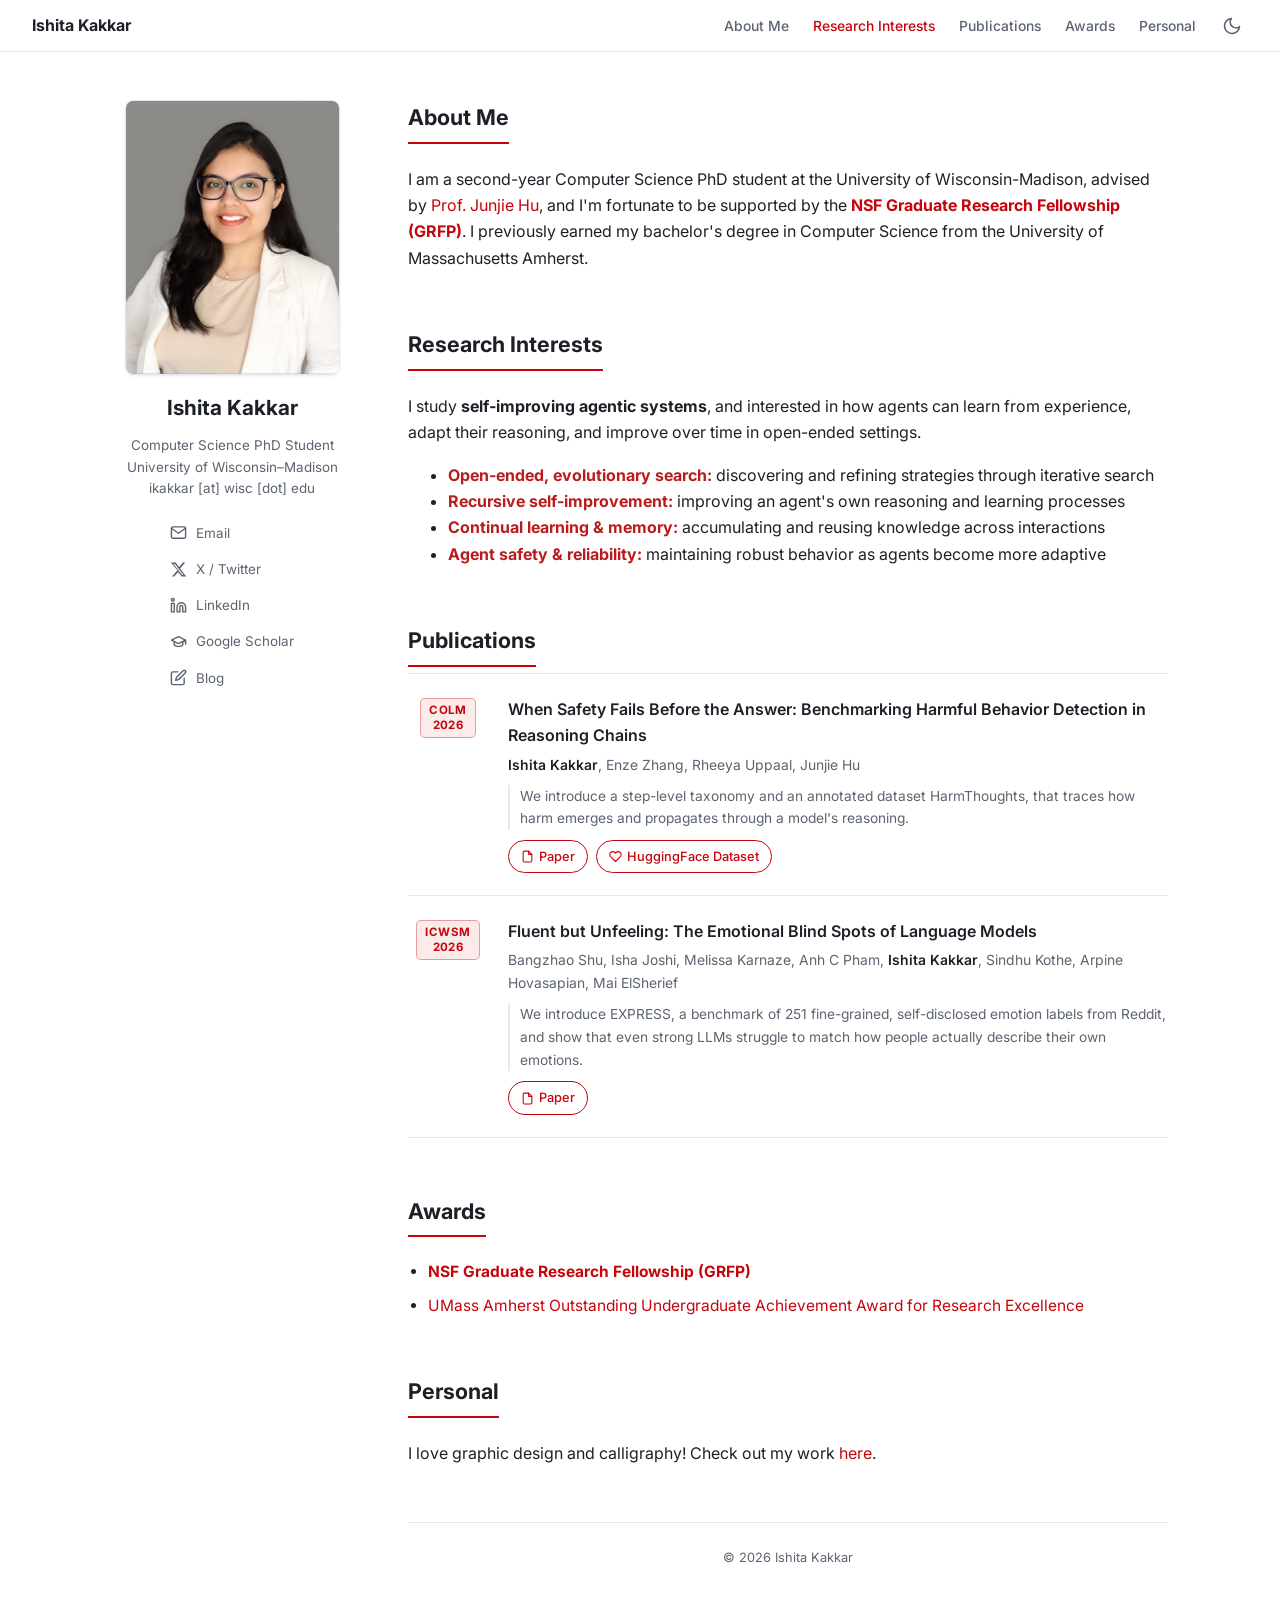
<file: index.html>
<!doctype html>
<html lang="en">

<head>
  <!-- Google tag (gtag.js) -->
  <script async src="https://www.googletagmanager.com/gtag/js?id=G-790GNLQRLP"></script>
  <script>
    window.dataLayer = window.dataLayer || [];
    function gtag(){dataLayer.push(arguments);}
    gtag('js', new Date());
    gtag('config', 'G-790GNLQRLP');
  </script>
  <meta charset="utf-8">
  <meta name="viewport" content="width=device-width, initial-scale=1">
  <title>Ishita Kakkar</title>
  <meta name="description" content="Ishita Kakkar — CS PhD Student at UW–Madison researching AI safety and self-improving systems.">
  <link rel="preconnect" href="https://fonts.googleapis.com">
  <link rel="preconnect" href="https://fonts.gstatic.com" crossorigin>
  <link href="https://fonts.googleapis.com/css2?family=Inter:wght@400;500;600;700&display=swap" rel="stylesheet">
  <link rel="icon" type="image/svg+xml" href="assets/img/favicon.svg">
  <link rel="stylesheet" href="assets/css/style.css">
</head>

<body data-theme="light">

  <!-- Top nav -->
  <nav class="topnav">
    <a href="index.html" class="topnav-brand">Ishita Kakkar</a>
    <ul class="topnav-links">
      <li><a href="#about-me">About Me</a></li>
      <li><a href="#research-interests">Research Interests</a></li>
      <li><a href="#publications">Publications</a></li>
      <li><a href="#awards">Awards</a></li>
      <li><a href="#personal">Personal</a></li>
    </ul>
    <button id="theme-btn" class="theme-btn" type="button" aria-label="Toggle dark mode">
      <!-- moon icon shown in light mode -->
      <svg id="icon-moon" xmlns="http://www.w3.org/2000/svg" width="20" height="20" viewBox="0 0 24 24" fill="none" stroke="currentColor" stroke-width="2" stroke-linecap="round" stroke-linejoin="round"><path d="M21 12.79A9 9 0 1 1 11.21 3 7 7 0 0 0 21 12.79z"/></svg>
      <!-- sun icon shown in dark mode -->
      <svg id="icon-sun" xmlns="http://www.w3.org/2000/svg" width="20" height="20" viewBox="0 0 24 24" fill="none" stroke="currentColor" stroke-width="2" stroke-linecap="round" stroke-linejoin="round" style="display:none"><circle cx="12" cy="12" r="5"/><line x1="12" y1="1" x2="12" y2="3"/><line x1="12" y1="21" x2="12" y2="23"/><line x1="4.22" y1="4.22" x2="5.64" y2="5.64"/><line x1="18.36" y1="18.36" x2="19.78" y2="19.78"/><line x1="1" y1="12" x2="3" y2="12"/><line x1="21" y1="12" x2="23" y2="12"/><line x1="4.22" y1="19.78" x2="5.64" y2="18.36"/><line x1="18.36" y1="5.64" x2="19.78" y2="4.22"/></svg>
    </button>
  </nav>

  <div class="layout">

    <!-- Sidebar -->
    <aside class="sidebar">
      <img class="avatar" src="assets/img/headshot.jpg" alt="Ishita Kakkar">
      <h1>Ishita Kakkar</h1>
      <p class="sidebar-meta">
        Computer Science PhD Student<br>
        University of Wisconsin&ndash;Madison<br>
        ikakkar [at] wisc [dot] edu
      </p>

      <ul class="social-list">
        <li>
          <a href="mailto:ikakkar@wisc.edu" aria-label="Email">
            <svg xmlns="http://www.w3.org/2000/svg" width="17" height="17" viewBox="0 0 24 24" fill="none" stroke="currentColor" stroke-width="2" stroke-linecap="round" stroke-linejoin="round"><path d="M4 4h16c1.1 0 2 .9 2 2v12c0 1.1-.9 2-2 2H4c-1.1 0-2-.9-2-2V6c0-1.1.9-2 2-2z"/><polyline points="22,6 12,13 2,6"/></svg>
            Email
          </a>
        </li>
        <li>
          <a href="https://x.com/ishitakakkarr?s=11" target="_blank" rel="noopener" aria-label="X / Twitter">
            <svg xmlns="http://www.w3.org/2000/svg" width="17" height="17" viewBox="0 0 24 24" fill="currentColor"><path d="M18.244 2.25h3.308l-7.227 8.26 8.502 11.24H16.17l-4.714-6.231-5.401 6.231H2.743l7.73-8.835L1.254 2.25H8.08l4.713 6.231zm-1.161 17.52h1.833L7.084 4.126H5.117z"/></svg>
            X / Twitter
          </a>
        </li>
        <li>
          <a href="https://www.linkedin.com/in/ishitakakkar/" target="_blank" rel="noopener" aria-label="LinkedIn">
            <svg xmlns="http://www.w3.org/2000/svg" width="17" height="17" viewBox="0 0 24 24" fill="none" stroke="currentColor" stroke-width="2" stroke-linecap="round" stroke-linejoin="round"><path d="M16 8a6 6 0 0 1 6 6v7h-4v-7a2 2 0 0 0-2-2 2 2 0 0 0-2 2v7h-4v-7a6 6 0 0 1 6-6z"/><rect x="2" y="9" width="4" height="12"/><circle cx="4" cy="4" r="2"/></svg>
            LinkedIn
          </a>
        </li>
        <li>
          <a href="https://scholar.google.com/citations?user=JXKXT5kAAAAJ&hl=en" target="_blank" rel="noopener" aria-label="Google Scholar">
            <svg xmlns="http://www.w3.org/2000/svg" width="17" height="17" viewBox="0 0 24 24" fill="none" stroke="currentColor" stroke-width="2" stroke-linecap="round" stroke-linejoin="round"><path d="M22 10v6M2 10l10-5 10 5-10 5z"/><path d="M6 12v5c3 3 9 3 12 0v-5"/></svg>
            Google Scholar
          </a>
        </li>
        <li>
          <a href="blog.html" aria-label="Blog">
            <svg xmlns="http://www.w3.org/2000/svg" width="17" height="17" viewBox="0 0 24 24" fill="none" stroke="currentColor" stroke-width="2" stroke-linecap="round" stroke-linejoin="round"><path d="M11 4H4a2 2 0 0 0-2 2v14a2 2 0 0 0 2 2h14a2 2 0 0 0 2-2v-7"/><path d="M18.5 2.5a2.121 2.121 0 0 1 3 3L12 15l-4 1 1-4 9.5-9.5z"/></svg>
            Blog
          </a>
        </li>
      </ul>
    </aside>

    <!-- Main -->
    <main>

      <!-- About Me -->
      <section id="about-me">
        <h2 class="section-title">About Me</h2>
        <p>
          I am a second-year Computer Science PhD student at the University of Wisconsin-Madison,
          advised by <a href="https://junjiehu.github.io/" target="_blank" rel="noopener">Prof. Junjie Hu</a>,
          and I'm fortunate to be supported by the
          <a href="https://www.nsf.gov/funding/opportunities/grfp-nsf-graduate-research-fellowship-program" target="_blank" rel="noopener"><strong>NSF Graduate Research Fellowship (GRFP)</strong></a>.
          I previously earned my bachelor's degree in Computer Science from the
          University of Massachusetts Amherst.
        </p>
      </section>

      <!-- Research Interests -->
      <section id="research-interests">
        <h2 class="section-title">Research Interests</h2>
      
        <p>
          I study <strong>self-improving agentic systems</strong>, and interested in how agents can learn from experience,
          adapt their reasoning, and improve over time in open-ended settings.
        </p>
      
        <ul class="research-list">
          <li>
            <strong style="color: #b91c1c;">Open-ended, evolutionary search:</strong>
            discovering and refining strategies through iterative search
          </li>
          <li>
            <strong style="color: #b91c1c;">Recursive self-improvement:</strong>
            improving an agent's own reasoning and learning processes
          </li>
          <li>
            <strong style="color: #b91c1c;">Continual learning &amp; memory:</strong>
            accumulating and reusing knowledge across interactions
          </li>
          <li>
            <strong style="color: #b91c1c;">Agent safety &amp; reliability:</strong>
            maintaining robust behavior as agents become more adaptive
          </li>
        </ul>
      </section>

      <!-- Publications -->
      <section id="publications">
        <h2 class="section-title">Publications</h2>
        <div class="pub-list">

          <div class="pub-row">
            <div class="pub-badge-col">
              <span class="pub-badge">COLM<br>2026</span>
            </div>
            <div>
              <p class="pub-title">
                <a href="https://arxiv.org/abs/2604.19001" target="_blank" rel="noopener">
                  When Safety Fails Before the Answer: Benchmarking Harmful Behavior Detection in Reasoning Chains
                </a>
              </p>
              <p class="pub-authors"><strong>Ishita Kakkar</strong>, Enze Zhang, Rheeya Uppaal, Junjie Hu</p>
              <p class="pub-tldr">
                We introduce a step-level taxonomy and an annotated dataset HarmThoughts, that traces how harm emerges and propagates through a model's reasoning.
              </p>
              <div class="pub-links">
                <a href="https://arxiv.org/abs/2604.19001" target="_blank" rel="noopener" class="btn">
                  <svg xmlns="http://www.w3.org/2000/svg" width="13" height="13" viewBox="0 0 24 24" fill="none" stroke="currentColor" stroke-width="2" stroke-linecap="round" stroke-linejoin="round"><path d="M14 2H6a2 2 0 0 0-2 2v16a2 2 0 0 0 2 2h12a2 2 0 0 0 2-2V8z"/><polyline points="14 2 14 8 20 8"/></svg>
                  Paper
                </a>
                <a href="https://huggingface.co/datasets/ishitakakkar-10/HarmThoughts" target="_blank" rel="noopener" class="btn">
                  <svg xmlns="http://www.w3.org/2000/svg" width="13" height="13" viewBox="0 0 24 24" fill="none" stroke="currentColor" stroke-width="2" stroke-linecap="round" stroke-linejoin="round"><path d="M20.84 4.61a5.5 5.5 0 0 0-7.78 0L12 5.67l-1.06-1.06a5.5 5.5 0 0 0-7.78 7.78l1.06 1.06L12 21.23l7.78-7.78 1.06-1.06a5.5 5.5 0 0 0 0-7.78z"/></svg>
                  HuggingFace Dataset
                </a>
              </div>
            </div>
          </div>

          <div class="pub-row">
            <div class="pub-badge-col">
              <span class="pub-badge">ICWSM<br>2026</span>
            </div>
            <div>
              <p class="pub-title">
                <a href="https://ojs.aaai.org/index.php/ICWSM/article/view/42743" target="_blank" rel="noopener">
                  Fluent but Unfeeling: The Emotional Blind Spots of Language Models
                </a>
              </p>
              <p class="pub-authors">Bangzhao Shu, Isha Joshi, Melissa Karnaze, Anh C Pham, <strong>Ishita Kakkar</strong>, Sindhu Kothe, Arpine Hovasapian, Mai ElSherief</p>
              <p class="pub-tldr">
                We introduce EXPRESS, a benchmark of 251 fine-grained, self-disclosed emotion labels from Reddit, and show that even strong LLMs struggle to match how people actually describe their own emotions.
              </p>
              <div class="pub-links">
                <a href="https://ojs.aaai.org/index.php/ICWSM/article/view/42743" target="_blank" rel="noopener" class="btn">
                  <svg xmlns="http://www.w3.org/2000/svg" width="13" height="13" viewBox="0 0 24 24" fill="none" stroke="currentColor" stroke-width="2" stroke-linecap="round" stroke-linejoin="round"><path d="M14 2H6a2 2 0 0 0-2 2v16a2 2 0 0 0 2 2h12a2 2 0 0 0 2-2V8z"/><polyline points="14 2 14 8 20 8"/></svg>
                  Paper
                </a>
              </div>
            </div>
          </div>

        </div>
      </section>

      <!-- Awards -->
      <section id="awards">
        <h2 class="section-title">Awards</h2>
        <ul class="phd-list">
          <li><a href="https://www.nsf.gov/funding/opportunities/grfp-nsf-graduate-research-fellowship-program" target="_blank" rel="noopener"><strong>NSF Graduate Research Fellowship (GRFP)</strong></a></li>
          <li><a href="https://www.cics.umass.edu/news/2025-outstanding-undergraduate-achievement-awards" target="_blank" rel="noopener">UMass Amherst Outstanding Undergraduate Achievement Award for Research Excellence</a></li>
        </ul>
      </section>

      <!-- Personal -->
      <section id="personal">
        <h2 class="section-title">Personal</h2>
        <p>
          I love graphic design and calligraphy! Check out my work <a href="https://www.instagram.com/brushographyy/" target="_blank" rel="noopener">here</a>.
        </p>
      </section>

      <footer>&copy; <span id="year"></span> Ishita Kakkar</footer>
    </main>
  </div>

  <script>document.getElementById("year").textContent = new Date().getFullYear();</script>
  <script src="assets/js/main.js"></script>
</body>

</html>
</file>
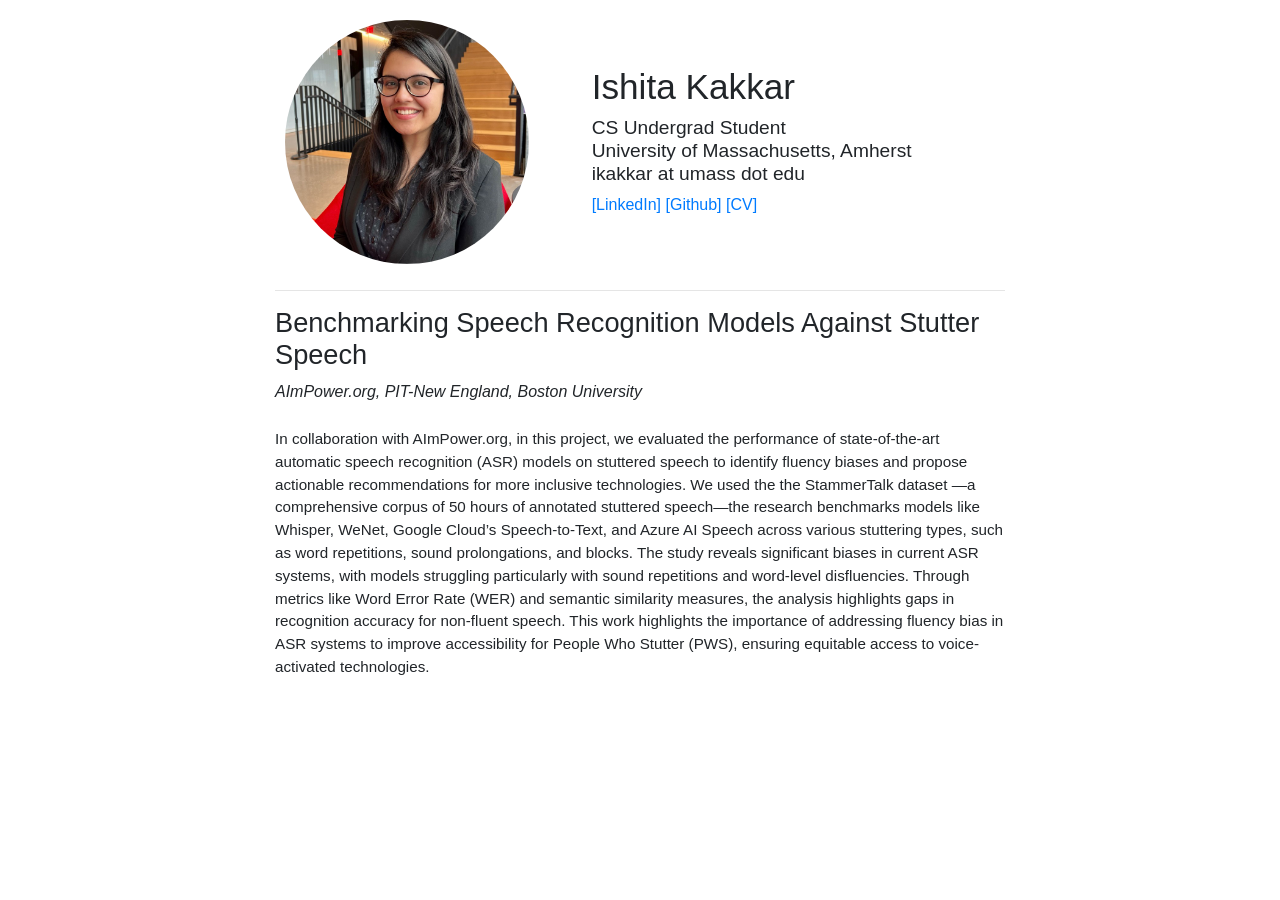
<file: DAG/index.html>
<!doctype html>
<html lang="en">

<head>
    <!-- Required meta tags -->
    <meta charset="utf-8">
    <meta name="viewport" content="width=device-width, initial-scale=1, shrink-to-fit=no">
    <!-- Bootstrap CSS -->
    <link rel="stylesheet" href="https://stackpath.bootstrapcdn.com/bootstrap/4.3.1/css/bootstrap.min.css" integrity="sha384-ggOyR0iXCbMQv3Xipma34MD+dH/1fQ784/j6cY/iJTQUOhcWr7x9JvoRxT2MZw1T" crossorigin="anonymous">
    <title>Ishita Kakkar</title>
    <style type="text/css">
    img.profile {
	border-radius: 50%;
	width: 85%; 
	height: Auto;
    }
    .center {
        text-align: center;
    }

    .lead {
        font-size: 0.95rem;
        text-align: left;
    }
        
    .subtitle {
        font-size: 1.7rem;
        text-align: left;
    }
        
    .title {
        font-size: 2.2rem;
        text-align: left;
    }
    
    .ttitle {
    font-size: 1.2rem;
    text-align: left;
    }

    </style>
    <script>
      window.dataLayer = window.dataLayer || [];
      function gtag(){dataLayer.push(arguments);}
      gtag('js', new Date());

      gtag('config', 'UA-141257534-1');
    </script>
	    
</head>

<body>
    <div class="container" style="margin-top:10px;">
        <div class="row">
            <div class="col-md-2"></div>
            <div class="col-md-8">
                <!-- Intro -->
                <div>
                    <div class="row">
                        <div class="col-sm-5">
                            <img src="../images/ishita.jpeg" alt="" class="figure-img img-fluid profile" style="margin:10px;">
                        </div>
                        <div class="col" style="margin-top: auto; margin-bottom: auto;">
                            <header>
                                <h3 class="title">Ishita Kakkar </h3>
                                <h3 class="ttitle">CS Undergrad Student <br/>
                                University of Massachusetts, Amherst<br/>
                                ikakkar at umass dot edu</h3>
                                <div class="links">
                                    <a href='https://www.linkedin.com/in/ishitakakkar/'>[LinkedIn]</a>
				                    <a href='https://github.com/ikakkar03'>[Github]</a>
                                    <a href='https://drive.google.com/file/d/1IYmtTKFEHq_QdoWpX9rOyxmrR3z3MUOa/view?usp=sharing'>[CV]</a>
                                </div>
                            </header>
                        </div>
                    </div>
                </div>
                <!-- About Me -->
                <hr>
                <div>
                    <h3 class="subtitle">Benchmarking Speech Recognition Models Against Stutter Speech </h3>
                    <i>AImPower.org, PIT-New England, Boston University</i></br></br>
                    <p class="lead">
                        In collaboration with AImPower.org, in this project, we evaluated the performance of state-of-the-art automatic speech recognition (ASR) models on stuttered speech to identify fluency biases and propose actionable recommendations for more inclusive technologies. We used the the StammerTalk dataset —a comprehensive corpus of 50 hours of annotated stuttered speech—the research benchmarks models like Whisper, WeNet, Google Cloud’s Speech-to-Text, and Azure AI Speech across various stuttering types, such as word repetitions, sound prolongations, and blocks. The study reveals significant biases in current ASR systems, with models struggling particularly with sound repetitions and word-level disfluencies. Through metrics like Word Error Rate (WER) and semantic similarity measures, the analysis highlights gaps in recognition accuracy for non-fluent speech. This work highlights the importance of addressing fluency bias in ASR systems to improve accessibility for People Who Stutter (PWS), ensuring equitable access to voice-activated technologies.
                    </p>
                </div>
            </div>
            <div class="col-md-2"></div>
        </div>
    </div>
    <!-- Optional JavaScript -->
    <!-- jQuery first, then Popper.js, then Bootstrap JS -->
    <script src="https://code.jquery.com/jquery-3.3.1.slim.min.js" integrity="sha384-q8i/X+965DzO0rT7abK41JStQIAqVgRVzpbzo5smXKp4YfRvH+8abtTE1Pi6jizo" crossorigin="anonymous"></script>
    <script src="https://cdnjs.cloudflare.com/ajax/libs/popper.js/1.14.7/umd/popper.min.js" integrity="sha384-UO2eT0CpHqdSJQ6hJty5KVphtPhzWj9WO1clHTMGa3JDZwrnQq4sF86dIHNDz0W1" crossorigin="anonymous"></script>
    <script src="https://stackpath.bootstrapcdn.com/bootstrap/4.3.1/js/bootstrap.min.js" integrity="sha384-JjSmVgyd0p3pXB1rRibZUAYoIIy6OrQ6VrjIEaFf/nJGzIxFDsf4x0xIM+B07jRM" crossorigin="anonymous"></script>
</body>

</html>
</file>
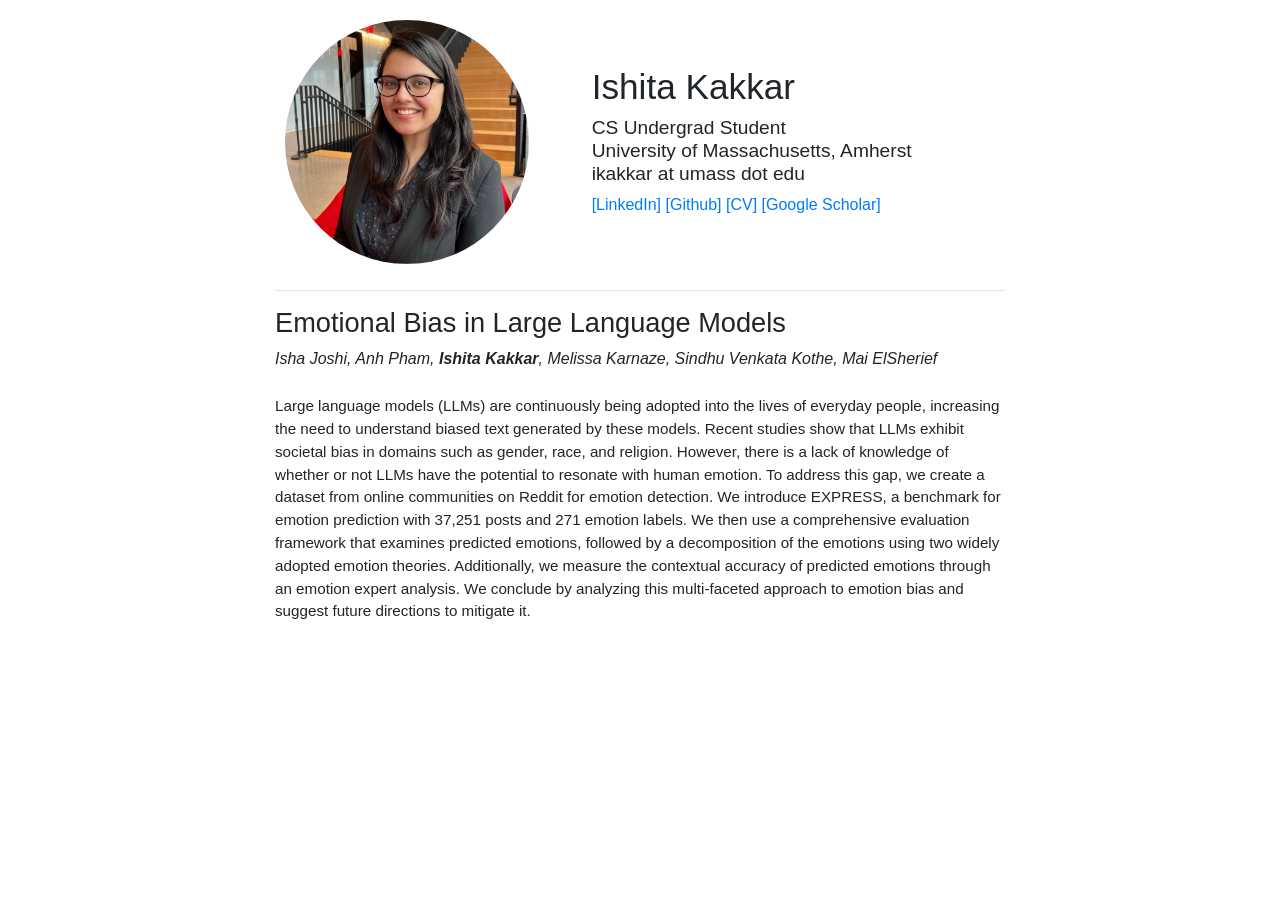
<file: EmotionalBiasLLMs/index.html>
<!doctype html>
<html lang="en">

<head>
    <!-- Required meta tags -->
    <meta charset="utf-8">
    <meta name="viewport" content="width=device-width, initial-scale=1, shrink-to-fit=no">
    <!-- Bootstrap CSS -->
    <link rel="stylesheet" href="https://stackpath.bootstrapcdn.com/bootstrap/4.3.1/css/bootstrap.min.css" integrity="sha384-ggOyR0iXCbMQv3Xipma34MD+dH/1fQ784/j6cY/iJTQUOhcWr7x9JvoRxT2MZw1T" crossorigin="anonymous">
    <title>Ishita Kakkar</title>
    <style type="text/css">
    img.profile {
	border-radius: 50%;
	width: 85%; 
	height: Auto;
    }
    .center {
        text-align: center;
    }

    .lead {
        font-size: 0.95rem;
        text-align: left;
    }
        
    .subtitle {
        font-size: 1.7rem;
        text-align: left;
    }
        
    .title {
        font-size: 2.2rem;
        text-align: left;
    }
    
    .ttitle {
    font-size: 1.2rem;
    text-align: left;
    }

    </style>
    <script>
      window.dataLayer = window.dataLayer || [];
      function gtag(){dataLayer.push(arguments);}
      gtag('js', new Date());

      gtag('config', 'UA-141257534-1');
    </script>
	    
</head>

<body>
    <div class="container" style="margin-top:10px;">
        <div class="row">
            <div class="col-md-2"></div>
            <div class="col-md-8">
                <!-- Intro -->
                <div>
                    <div class="row">
                        <div class="col-sm-5">
                            <img src="../images/ishita.jpeg" alt="" class="figure-img img-fluid profile" style="margin:10px;">
                        </div>
                        <div class="col" style="margin-top: auto; margin-bottom: auto;">
                            <header>
                                <h3 class="title">Ishita Kakkar </h3>
                                <h3 class="ttitle">CS Undergrad Student <br/>
                                University of Massachusetts, Amherst<br/>
                                ikakkar at umass dot edu</h3>
                                <div class="links">
                                    <a href='https://www.linkedin.com/in/ishitakakkar/'>[LinkedIn]</a>
				                    <a href='https://github.com/ikakkar03'>[Github]</a>
                                    <a href='https://drive.google.com/file/d/1IYmtTKFEHq_QdoWpX9rOyxmrR3z3MUOa/view?usp=sharing'>[CV]</a>
					<a href='https://scholar.google.com/citations?user=SPt1Bh8AAAAJ&hl=en'>[Google Scholar]</a>
                                </div>
                            </header>
                        </div>
                    </div>
                </div>
                <!-- About Me -->
                <hr>
                <div>
                    <h3 class="subtitle">Emotional Bias in Large Language Models</h3>
                    <i>Isha Joshi, Anh Pham, <span class="font-weight-bold">Ishita Kakkar</span>, Melissa Karnaze, Sindhu Venkata Kothe, Mai ElSherief</i></br></br>
                    <p class="lead">
                        Large language models (LLMs) are continuously being adopted into the lives of everyday people, increasing the need to understand biased text generated by these models. Recent studies show that LLMs exhibit societal bias in domains such as gender, race, and religion. However, there is a lack of knowledge of whether or not LLMs have the potential to resonate with human emotion. To address this gap, we create a dataset from online communities on Reddit for emotion detection. We introduce EXPRESS, a benchmark for emotion prediction with 37,251 posts and 271 emotion labels. We then use a comprehensive evaluation framework that examines predicted emotions, followed by a decomposition of the emotions using two widely adopted emotion theories. Additionally, we measure the contextual accuracy of predicted emotions through an emotion expert analysis. We conclude by analyzing this multi-faceted approach to emotion bias and suggest future directions to mitigate it. 
		    </p>
                </div>
            </div>
            <div class="col-md-2"></div>
        </div>
    </div>
    <!-- Optional JavaScript -->
    <!-- jQuery first, then Popper.js, then Bootstrap JS -->
    <script src="https://code.jquery.com/jquery-3.3.1.slim.min.js" integrity="sha384-q8i/X+965DzO0rT7abK41JStQIAqVgRVzpbzo5smXKp4YfRvH+8abtTE1Pi6jizo" crossorigin="anonymous"></script>
    <script src="https://cdnjs.cloudflare.com/ajax/libs/popper.js/1.14.7/umd/popper.min.js" integrity="sha384-UO2eT0CpHqdSJQ6hJty5KVphtPhzWj9WO1clHTMGa3JDZwrnQq4sF86dIHNDz0W1" crossorigin="anonymous"></script>
    <script src="https://stackpath.bootstrapcdn.com/bootstrap/4.3.1/js/bootstrap.min.js" integrity="sha384-JjSmVgyd0p3pXB1rRibZUAYoIIy6OrQ6VrjIEaFf/nJGzIxFDsf4x0xIM+B07jRM" crossorigin="anonymous"></script>
</body>

</html>
</file>
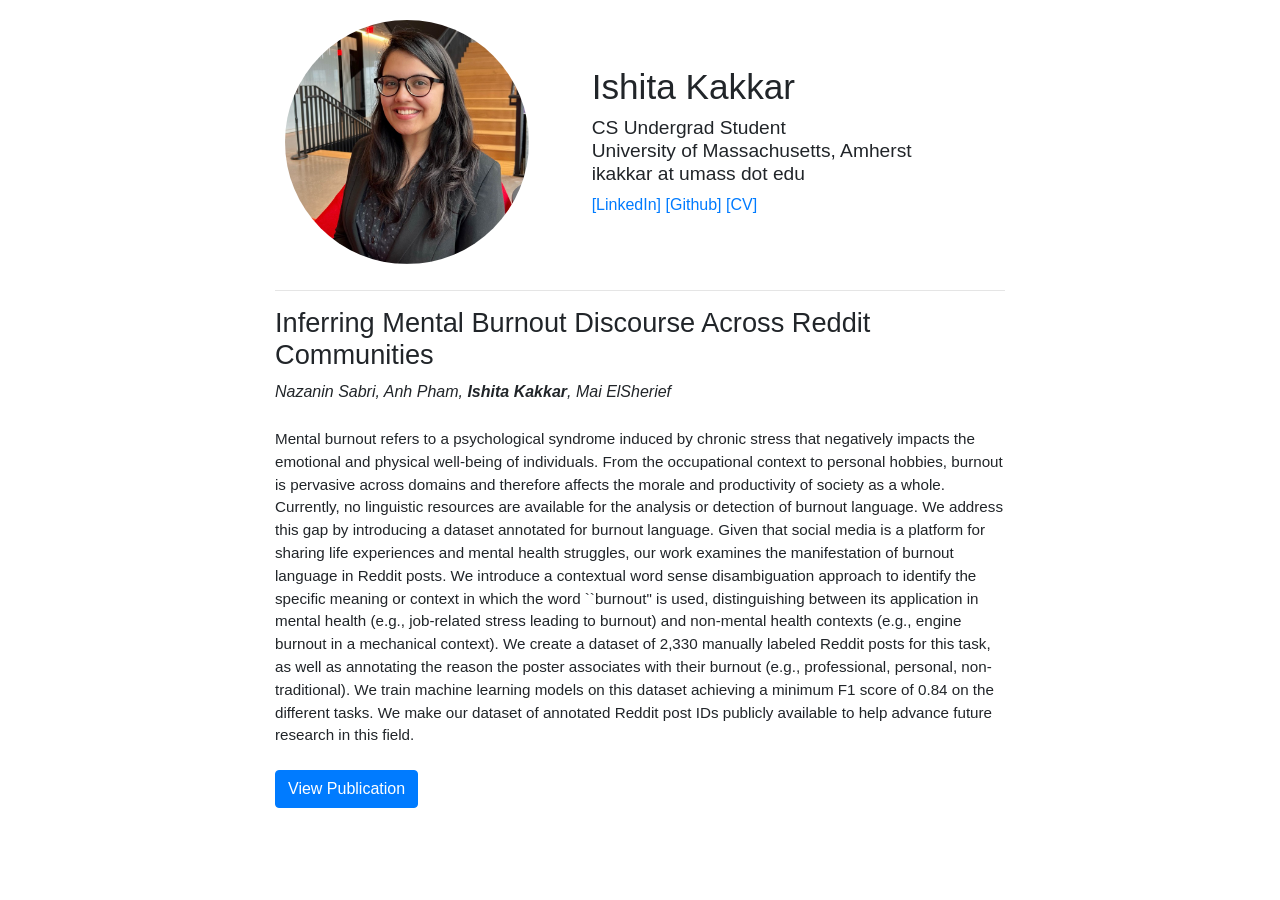
<file: MentalBurnout/index.html>
<!doctype html>
<html lang="en">

<head>
    <!-- Required meta tags -->
    <meta charset="utf-8">
    <meta name="viewport" content="width=device-width, initial-scale=1, shrink-to-fit=no">
    <!-- Bootstrap CSS -->
    <link rel="stylesheet" href="https://stackpath.bootstrapcdn.com/bootstrap/4.3.1/css/bootstrap.min.css" integrity="sha384-ggOyR0iXCbMQv3Xipma34MD+dH/1fQ784/j6cY/iJTQUOhcWr7x9JvoRxT2MZw1T" crossorigin="anonymous">
    <title>Ishita Kakkar</title>
    <style type="text/css">
    img.profile {
	border-radius: 50%;
	width: 85%; 
	height: Auto;
    }
    .center {
        text-align: center;
    }

    .lead {
        font-size: 0.95rem;
        text-align: left;
    }
        
    .subtitle {
        font-size: 1.7rem;
        text-align: left;
    }
        
    .title {
        font-size: 2.2rem;
        text-align: left;
    }
    
    .ttitle {
    font-size: 1.2rem;
    text-align: left;
    }

    </style>
    <script>
      window.dataLayer = window.dataLayer || [];
      function gtag(){dataLayer.push(arguments);}
      gtag('js', new Date());

      gtag('config', 'UA-141257534-1');
    </script>
	    
</head>

<body>
    <div class="container" style="margin-top:10px;">
        <div class="row">
            <div class="col-md-2"></div>
            <div class="col-md-8">
                <!-- Intro -->
                <div>
                    <div class="row">
                        <div class="col-sm-5">
                            <img src="../images/ishita.jpeg" alt="" class="figure-img img-fluid profile" style="margin:10px;">
                        </div>
                        <div class="col" style="margin-top: auto; margin-bottom: auto;">
                            <header>
                                <h3 class="title">Ishita Kakkar </h3>
                                <h3 class="ttitle">CS Undergrad Student <br/>
                                University of Massachusetts, Amherst<br/>
                                ikakkar at umass dot edu</h3>
                                <div class="links">
                                    <a href='https://www.linkedin.com/in/ishitakakkar/'>[LinkedIn]</a>
				                    <a href='https://github.com/ikakkar03'>[Github]</a>
                                    <a href='https://drive.google.com/file/d/1IYmtTKFEHq_QdoWpX9rOyxmrR3z3MUOa/view?usp=sharing'>[CV]</a>
                                </div>
                            </header>
                        </div>
                    </div>
                </div>
                <!-- About Me -->
                <hr>
                <div>
                    <h3 class="subtitle">Inferring Mental Burnout Discourse Across Reddit Communities </h3>
                    <i>Nazanin Sabri, Anh Pham, <span class="font-weight-bold">Ishita Kakkar</span>, Mai ElSherief</i></br></br>
                    <p class="lead">
                        Mental burnout refers to a psychological syndrome induced by chronic stress that negatively impacts the emotional and physical well-being of individuals. From the occupational context to personal hobbies, burnout is pervasive across domains and therefore affects the morale and productivity of society as a whole. Currently, no linguistic resources are available for the analysis or detection of burnout language. We address this gap by introducing a dataset annotated for burnout language. Given that social media is a platform for sharing life experiences and mental health struggles, our work examines the manifestation of burnout language in Reddit posts. We introduce a contextual word sense disambiguation approach to identify the specific meaning or context in which the word ``burnout" is used, distinguishing between its application in mental health (e.g., job-related stress leading to burnout) and non-mental health contexts (e.g., engine burnout in a mechanical context). We create a dataset of 2,330 manually labeled Reddit posts for this task, as well as annotating the reason the poster associates with their burnout (e.g., professional, personal, non-traditional). We train machine learning models on this dataset achieving a minimum F1 score of 0.84 on the different tasks. We make our dataset of annotated Reddit post IDs publicly available to help advance future research in this field.
                </br></br>
            	<a href="https://aclanthology.org/2024.nlp4pi-1.21/" class="btn btn-primary" target="_blank">View Publication</a>
		</div>
            </div>
            <div class="col-md-2"></div>
        </div>
    </div>
    <!-- Optional JavaScript -->
    <!-- jQuery first, then Popper.js, then Bootstrap JS -->
    <script src="https://code.jquery.com/jquery-3.3.1.slim.min.js" integrity="sha384-q8i/X+965DzO0rT7abK41JStQIAqVgRVzpbzo5smXKp4YfRvH+8abtTE1Pi6jizo" crossorigin="anonymous"></script>
    <script src="https://cdnjs.cloudflare.com/ajax/libs/popper.js/1.14.7/umd/popper.min.js" integrity="sha384-UO2eT0CpHqdSJQ6hJty5KVphtPhzWj9WO1clHTMGa3JDZwrnQq4sF86dIHNDz0W1" crossorigin="anonymous"></script>
    <script src="https://stackpath.bootstrapcdn.com/bootstrap/4.3.1/js/bootstrap.min.js" integrity="sha384-JjSmVgyd0p3pXB1rRibZUAYoIIy6OrQ6VrjIEaFf/nJGzIxFDsf4x0xIM+B07jRM" crossorigin="anonymous"></script>
</body>

</html>
</file>
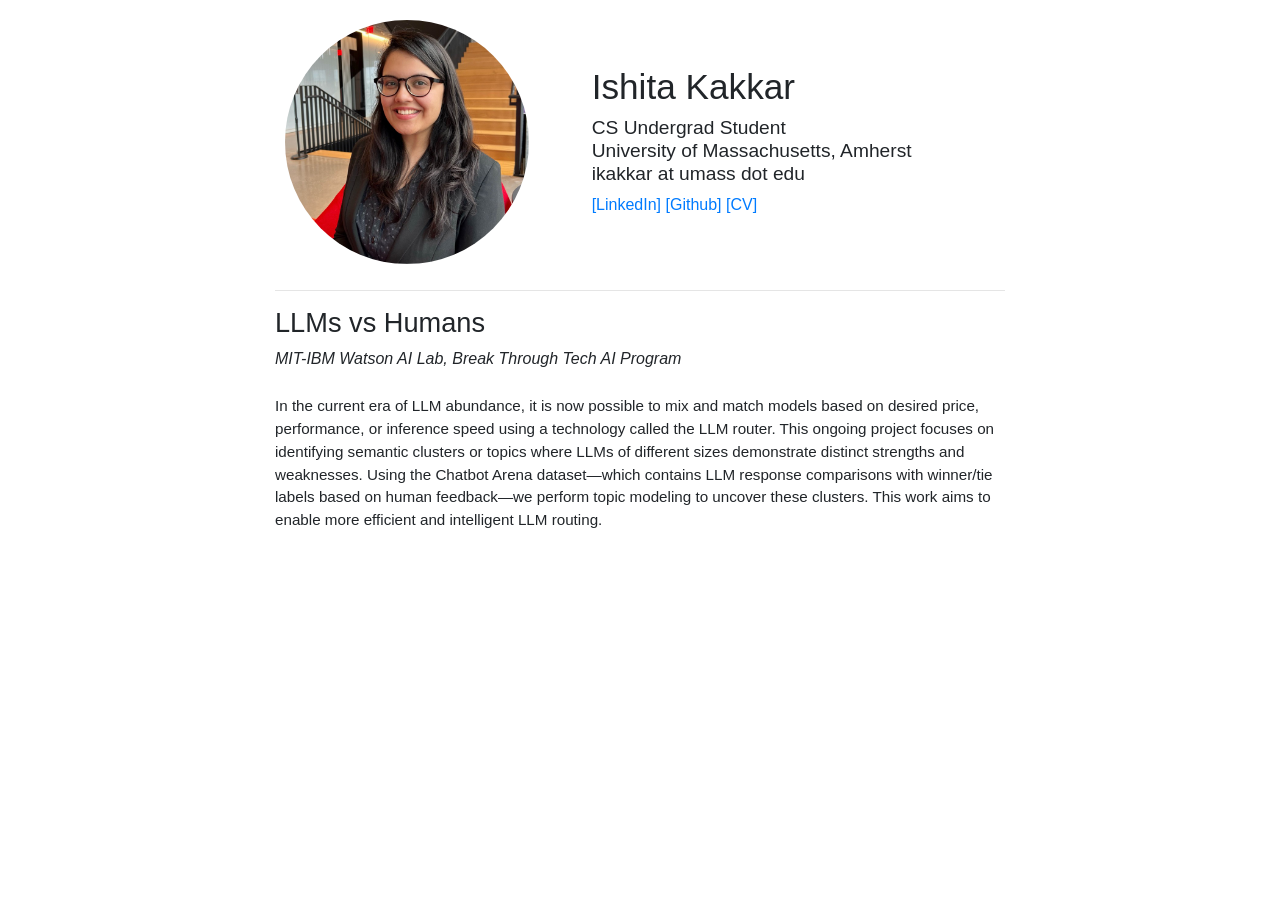
<file: MITIBM/index.html>
<!doctype html>
<html lang="en">

<head>
    <!-- Required meta tags -->
    <meta charset="utf-8">
    <meta name="viewport" content="width=device-width, initial-scale=1, shrink-to-fit=no">
    <!-- Bootstrap CSS -->
    <link rel="stylesheet" href="https://stackpath.bootstrapcdn.com/bootstrap/4.3.1/css/bootstrap.min.css" integrity="sha384-ggOyR0iXCbMQv3Xipma34MD+dH/1fQ784/j6cY/iJTQUOhcWr7x9JvoRxT2MZw1T" crossorigin="anonymous">
    <title>Ishita Kakkar</title>
    <style type="text/css">
    img.profile {
	border-radius: 50%;
	width: 85%; 
	height: Auto;
    }
    .center {
        text-align: center;
    }

    .lead {
        font-size: 0.95rem;
        text-align: left;
    }
        
    .subtitle {
        font-size: 1.7rem;
        text-align: left;
    }
        
    .title {
        font-size: 2.2rem;
        text-align: left;
    }
    
    .ttitle {
    font-size: 1.2rem;
    text-align: left;
    }

    </style>
    <script>
      window.dataLayer = window.dataLayer || [];
      function gtag(){dataLayer.push(arguments);}
      gtag('js', new Date());

      gtag('config', 'UA-141257534-1');
    </script>
	    
</head>

<body>
    <div class="container" style="margin-top:10px;">
        <div class="row">
            <div class="col-md-2"></div>
            <div class="col-md-8">
                <!-- Intro -->
                <div>
                    <div class="row">
                        <div class="col-sm-5">
                            <img src="../images/ishita.jpeg" alt="" class="figure-img img-fluid profile" style="margin:10px;">
                        </div>
                        <div class="col" style="margin-top: auto; margin-bottom: auto;">
                            <header>
                                <h3 class="title">Ishita Kakkar </h3>
                                <h3 class="ttitle">CS Undergrad Student <br/>
                                University of Massachusetts, Amherst<br/>
                                ikakkar at umass dot edu</h3>
                                <div class="links">
                                    <a href='https://www.linkedin.com/in/ishitakakkar/'>[LinkedIn]</a>
				                    <a href='https://github.com/ikakkar03'>[Github]</a>
                                    <a href='https://drive.google.com/file/d/1IYmtTKFEHq_QdoWpX9rOyxmrR3z3MUOa/view?usp=sharing'>[CV]</a>
                                </div>
                            </header>
                        </div>
                    </div>
                </div>
                <!-- About Me -->
                <hr>
                <div>
                    <h3 class="subtitle">LLMs vs Humans</h3>
                    <i>MIT-IBM Watson AI Lab, Break Through Tech AI Program</i></br></br>
                    <p class="lead">
                        In the current era of LLM abundance, it is now possible to mix and match models based on desired price, performance, or inference speed using a technology called the LLM router. This ongoing project focuses on identifying semantic clusters or topics where LLMs of different sizes demonstrate distinct strengths and weaknesses. Using the Chatbot Arena dataset—which contains LLM response comparisons with winner/tie labels based on human feedback—we perform topic modeling to uncover these clusters. This work aims to enable more efficient and intelligent LLM routing.                </div>
            </div>
            <div class="col-md-2"></div>
        </div>
    </div>
    <!-- Optional JavaScript -->
    <!-- jQuery first, then Popper.js, then Bootstrap JS -->
    <script src="https://code.jquery.com/jquery-3.3.1.slim.min.js" integrity="sha384-q8i/X+965DzO0rT7abK41JStQIAqVgRVzpbzo5smXKp4YfRvH+8abtTE1Pi6jizo" crossorigin="anonymous"></script>
    <script src="https://cdnjs.cloudflare.com/ajax/libs/popper.js/1.14.7/umd/popper.min.js" integrity="sha384-UO2eT0CpHqdSJQ6hJty5KVphtPhzWj9WO1clHTMGa3JDZwrnQq4sF86dIHNDz0W1" crossorigin="anonymous"></script>
    <script src="https://stackpath.bootstrapcdn.com/bootstrap/4.3.1/js/bootstrap.min.js" integrity="sha384-JjSmVgyd0p3pXB1rRibZUAYoIIy6OrQ6VrjIEaFf/nJGzIxFDsf4x0xIM+B07jRM" crossorigin="anonymous"></script>
</body>

</html>
</file>
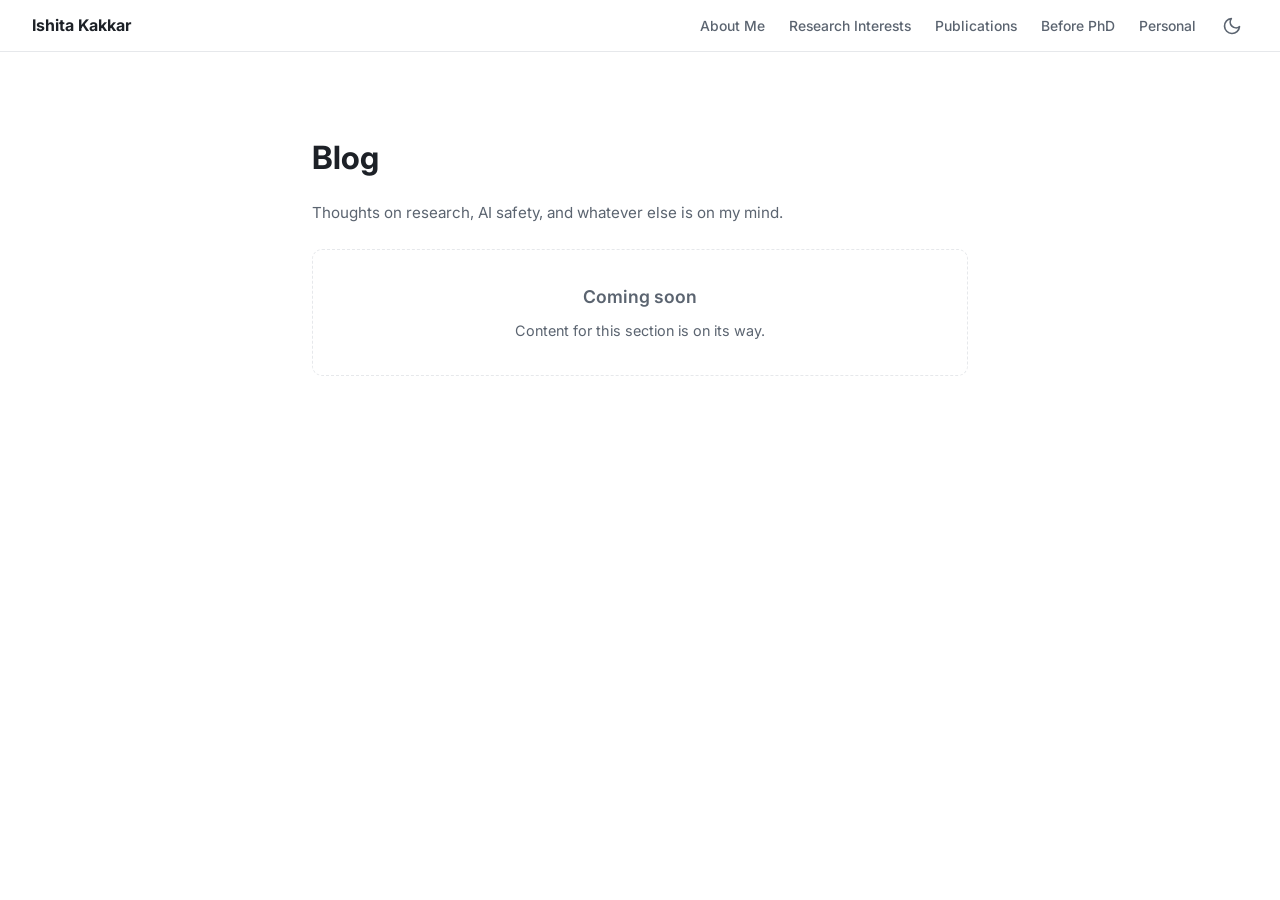
<file: blog.html>
<!doctype html>
<html lang="en">

<head>
  <!-- Google tag (gtag.js) -->
  <script async src="https://www.googletagmanager.com/gtag/js?id=G-790GNLQRLP"></script>
  <script>
    window.dataLayer = window.dataLayer || [];
    function gtag(){dataLayer.push(arguments);}
    gtag('js', new Date());
    gtag('config', 'G-790GNLQRLP');
  </script>
  <meta charset="utf-8">
  <meta name="viewport" content="width=device-width, initial-scale=1">
  <title>Blog &mdash; Ishita Kakkar</title>
  <link rel="preconnect" href="https://fonts.googleapis.com">
  <link rel="preconnect" href="https://fonts.gstatic.com" crossorigin>
  <link href="https://fonts.googleapis.com/css2?family=Inter:wght@400;500;600;700&display=swap" rel="stylesheet">
  <link rel="icon" type="image/svg+xml" href="assets/img/favicon.svg">
  <link rel="stylesheet" href="assets/css/style.css">
</head>

<body data-theme="light">

  <nav class="topnav">
    <a href="index.html" class="topnav-brand">Ishita Kakkar</a>
    <ul class="topnav-links">
      <li><a href="index.html#about-me">About Me</a></li>
      <li><a href="index.html#research-interests">Research Interests</a></li>
      <li><a href="index.html#publications">Publications</a></li>
      <li><a href="index.html#before-phd">Before PhD</a></li>
      <li><a href="index.html#personal">Personal</a></li>
    </ul>
    <button id="theme-btn" class="theme-btn" type="button" aria-label="Toggle dark mode">
      <svg id="icon-moon" xmlns="http://www.w3.org/2000/svg" width="20" height="20" viewBox="0 0 24 24" fill="none" stroke="currentColor" stroke-width="2" stroke-linecap="round" stroke-linejoin="round"><path d="M21 12.79A9 9 0 1 1 11.21 3 7 7 0 0 0 21 12.79z"/></svg>
      <svg id="icon-sun" xmlns="http://www.w3.org/2000/svg" width="20" height="20" viewBox="0 0 24 24" fill="none" stroke="currentColor" stroke-width="2" stroke-linecap="round" stroke-linejoin="round" style="display:none"><circle cx="12" cy="12" r="5"/><line x1="12" y1="1" x2="12" y2="3"/><line x1="12" y1="21" x2="12" y2="23"/><line x1="4.22" y1="4.22" x2="5.64" y2="5.64"/><line x1="18.36" y1="18.36" x2="19.78" y2="19.78"/><line x1="1" y1="12" x2="3" y2="12"/><line x1="21" y1="12" x2="23" y2="12"/><line x1="4.22" y1="19.78" x2="5.64" y2="18.36"/><line x1="18.36" y1="5.64" x2="19.78" y2="4.22"/></svg>
    </button>
  </nav>

  <div class="blog-hero">
    <h1>Blog</h1>
    <p style="color: var(--text-muted); font-size: 0.95rem;">Thoughts on research, AI safety, and whatever else is on my mind.</p>
    <div class="coming-soon">
      <p style="margin:0; font-size:1.1rem; font-weight:600;">Coming soon</p>
      <p style="margin:8px 0 0; color: var(--text-muted); font-size:0.9rem;">Content for this section is on its way.</p>
    </div>
  </div>

  <script src="assets/js/main.js"></script>
</body>

</html>
</file>
<file: assets/css/style.css>
/* ====== Theme variables ====== */
:root {
  --bg: #ffffff;
  --bg-alt: #f6f7f9;
  --text: #1d2127;
  --text-muted: #5b6470;
  --accent: #C5050C;
  --accent-soft: rgba(197, 5, 12, 0.08);
  --accent-border: rgba(197, 5, 12, 0.35);
  --border: #e6e8eb;
  --card-shadow: 0 1px 3px rgba(0,0,0,0.06), 0 1px 2px rgba(0,0,0,0.04);
  --nav-bg: rgba(255,255,255,0.92);
  --font: "Inter", -apple-system, BlinkMacSystemFont, "Segoe UI", sans-serif;
}

[data-theme="dark"] {
  --bg: #14161a;
  --bg-alt: #1b1e23;
  --text: #e7e9ec;
  --text-muted: #9aa2ad;
  --accent: #E84040;
  --accent-soft: rgba(232, 64, 64, 0.12);
  --accent-border: rgba(232, 64, 64, 0.4);
  --border: #2a2e35;
  --card-shadow: 0 1px 3px rgba(0,0,0,0.4);
  --nav-bg: rgba(20,22,26,0.95);
}

* { box-sizing: border-box; }
html { scroll-behavior: smooth; }

body {
  margin: 0;
  font-family: var(--font);
  background: var(--bg);
  color: var(--text);
  line-height: 1.65;
  padding-top: 52px;
  transition: background 0.2s, color 0.2s;
}

a { color: var(--accent); text-decoration: none; }
a:hover { text-decoration: underline; }

/* ====== Top nav ====== */
.topnav {
  position: fixed;
  top: 0; left: 0; right: 0;
  height: 52px;
  background: var(--nav-bg);
  backdrop-filter: blur(8px);
  border-bottom: 1px solid var(--border);
  z-index: 200;
  display: flex;
  align-items: center;
  padding: 0 32px;
  gap: 0;
}

.topnav-brand {
  font-weight: 700;
  font-size: 1rem;
  color: var(--text);
  margin-right: auto;
  white-space: nowrap;
}
.topnav-brand:hover { text-decoration: none; color: var(--accent); }

.topnav-links {
  display: flex;
  gap: 24px;
  list-style: none;
  margin: 0;
  padding: 0;
}

.topnav-links a {
  font-size: 0.87rem;
  color: var(--text-muted);
  font-weight: 500;
  white-space: nowrap;
}
.topnav-links a:hover,
.topnav-links a.active { color: var(--accent); text-decoration: none; }

.theme-btn {
  background: none;
  border: none;
  cursor: pointer;
  color: var(--text-muted);
  padding: 6px;
  margin-left: 20px;
  display: flex;
  align-items: center;
  border-radius: 6px;
  transition: color 0.15s;
  flex-shrink: 0;
}
.theme-btn:hover { color: var(--accent); }
.theme-btn svg { display: block; }

/* ====== Layout ====== */
.layout {
  display: grid;
  grid-template-columns: 240px minmax(0, 1fr);
  max-width: 1120px;
  margin: 0 auto;
  gap: 56px;
  padding: 48px 32px 96px;
}

/* ====== Sidebar ====== */
.sidebar {
  position: sticky;
  top: 72px;
  align-self: start;
  text-align: center;
}

.sidebar .avatar {
  width: 215px;
  height: 275px;
  border-radius: 8px;
  object-fit: cover;
  object-position: center top;
  box-shadow: var(--card-shadow);
  border: 1px solid var(--border);
  display: block;
  margin: 0 auto;
}

.sidebar h1 {
  font-size: 1.3rem;
  font-weight: 700;
  margin: 16px 0 10px;
  color: var(--text);
}

.sidebar-meta {
  font-size: 0.84rem;
  color: var(--text-muted);
  line-height: 1.6;
  margin: 0 0 18px;
}

/* ====== Social icons ====== */
.social-list {
  list-style: none;
  margin: 0;
  padding: 0;
  display: flex;
  flex-direction: column;
  gap: 6px;
  text-align: left;
  display: inline-flex;
}

.social-list a {
  display: flex;
  align-items: center;
  gap: 9px;
  font-size: 0.84rem;
  color: var(--text-muted);
  padding: 4px 0;
  transition: color 0.15s;
}
.social-list a:hover { color: var(--accent); text-decoration: none; }
.social-list svg { flex-shrink: 0; }

.social-item {
  display: flex;
  align-items: center;
  gap: 9px;
  font-size: 0.84rem;
  color: var(--text-muted);
  padding: 4px 0;
  cursor: default;
}

/* ====== Main content ====== */
main { min-width: 0; }

section { margin-bottom: 56px; scroll-margin-top: 68px; }

.section-title {
  font-size: 1.35rem;
  font-weight: 700;
  margin: 0 0 6px;
  display: inline-block;
  padding-bottom: 6px;
  border-bottom: 2px solid var(--accent);
}

/* ====== Research interest tiles ====== */
.ri-grid {
  display: grid;
  grid-template-columns: repeat(auto-fit, minmax(260px, 1fr));
  gap: 18px;
  margin-top: 20px;
}

.ri-card {
  background: var(--accent-soft);
  border: 1.5px solid var(--accent-border);
  border-radius: 10px;
  padding: 22px;
}

.ri-card h3 {
  font-size: 1rem;
  font-weight: 700;
  margin: 0 0 5px;
  color: var(--accent);
}

.ri-card .tagline {
  font-size: 0.82rem;
  color: var(--text-muted);
  margin: 0 0 14px;
  line-height: 1.5;
}

.ri-card ul {
  margin: 0;
  padding-left: 18px;
  font-size: 0.88rem;
  color: var(--text);
  display: flex;
  flex-direction: column;
  gap: 5px;
}

/* ====== Publications ====== */
.pub-list { display: flex; flex-direction: column; gap: 0; }

.pub-row {
  display: grid;
  grid-template-columns: 80px 1fr;
  gap: 20px;
  padding: 22px 0;
  border-bottom: 1px solid var(--border);
  align-items: start;
}
.pub-row:first-child { border-top: 1px solid var(--border); }

.pub-badge-col {
  display: flex;
  align-items: flex-start;
  justify-content: center;
  padding-top: 2px;
}

.pub-badge {
  display: inline-block;
  font-size: 0.72rem;
  font-weight: 700;
  letter-spacing: 0.04em;
  text-transform: uppercase;
  background: var(--accent-soft);
  color: var(--accent);
  border: 1px solid var(--accent-border);
  border-radius: 5px;
  padding: 4px 8px;
  text-align: center;
  line-height: 1.3;
}

.pub-title {
  font-size: 1rem;
  font-weight: 600;
  margin: 0 0 5px;
  color: var(--text);
}
.pub-title a { color: var(--text); }
.pub-title a:hover { color: var(--accent); }

.pub-authors {
  font-size: 0.87rem;
  color: var(--text-muted);
  margin: 0 0 8px;
}
.pub-authors strong { color: var(--text); font-weight: 600; }

.pub-tldr {
  font-size: 0.86rem;
  color: var(--text-muted);
  margin: 0 0 10px;
  border-left: 2px solid var(--border);
  padding-left: 10px;
}

.pub-links { display: flex; gap: 8px; flex-wrap: wrap; }

.btn {
  display: inline-flex;
  align-items: center;
  gap: 5px;
  font-size: 0.8rem;
  font-weight: 500;
  padding: 5px 12px;
  border-radius: 20px;
  border: 1px solid var(--accent);
  color: var(--accent);
  background: transparent;
  transition: background 0.15s, color 0.15s;
}
.btn:hover { background: var(--accent); color: #fff; text-decoration: none; }
.btn svg { flex-shrink: 0; }

/* ====== Before PhD bullets ====== */
.phd-list {
  padding-left: 20px;
  margin: 16px 0 0;
  display: flex;
  flex-direction: column;
  gap: 8px;
}
.phd-list li { font-size: 0.97rem; }

/* ====== Footer ====== */
footer {
  text-align: center;
  font-size: 0.8rem;
  color: var(--text-muted);
  padding-top: 24px;
  border-top: 1px solid var(--border);
  margin-top: 24px;
}

/* ====== Blog page ====== */
.blog-hero {
  max-width: 720px;
  margin: 80px auto 0;
  padding: 0 32px 96px;
}
.blog-hero h1 {
  font-size: 2rem;
  font-weight: 700;
  margin-bottom: 8px;
}
.blog-hero .coming-soon {
  font-size: 1rem;
  color: var(--text-muted);
  margin-top: 24px;
  border: 1px dashed var(--border);
  border-radius: 10px;
  padding: 32px;
  text-align: center;
}

/* ====== Responsive ====== */
@media (max-width: 860px) {
  .layout {
    grid-template-columns: 1fr;
    padding: 28px 20px 64px;
    gap: 32px;
  }
  .sidebar { position: static; text-align: center; }
  .social-list { display: inline-flex; flex-direction: row; flex-wrap: wrap; justify-content: center; gap: 12px 20px; }

  .topnav { padding: 0 16px; }
  .topnav-links { gap: 14px; overflow-x: auto; }
  .topnav-links a { font-size: 0.8rem; }

  .pub-row { grid-template-columns: 64px 1fr; gap: 14px; }
}

@media (max-width: 540px) {
  .topnav-links { display: none; }
  .ri-grid { grid-template-columns: 1fr; }
}
</file>
